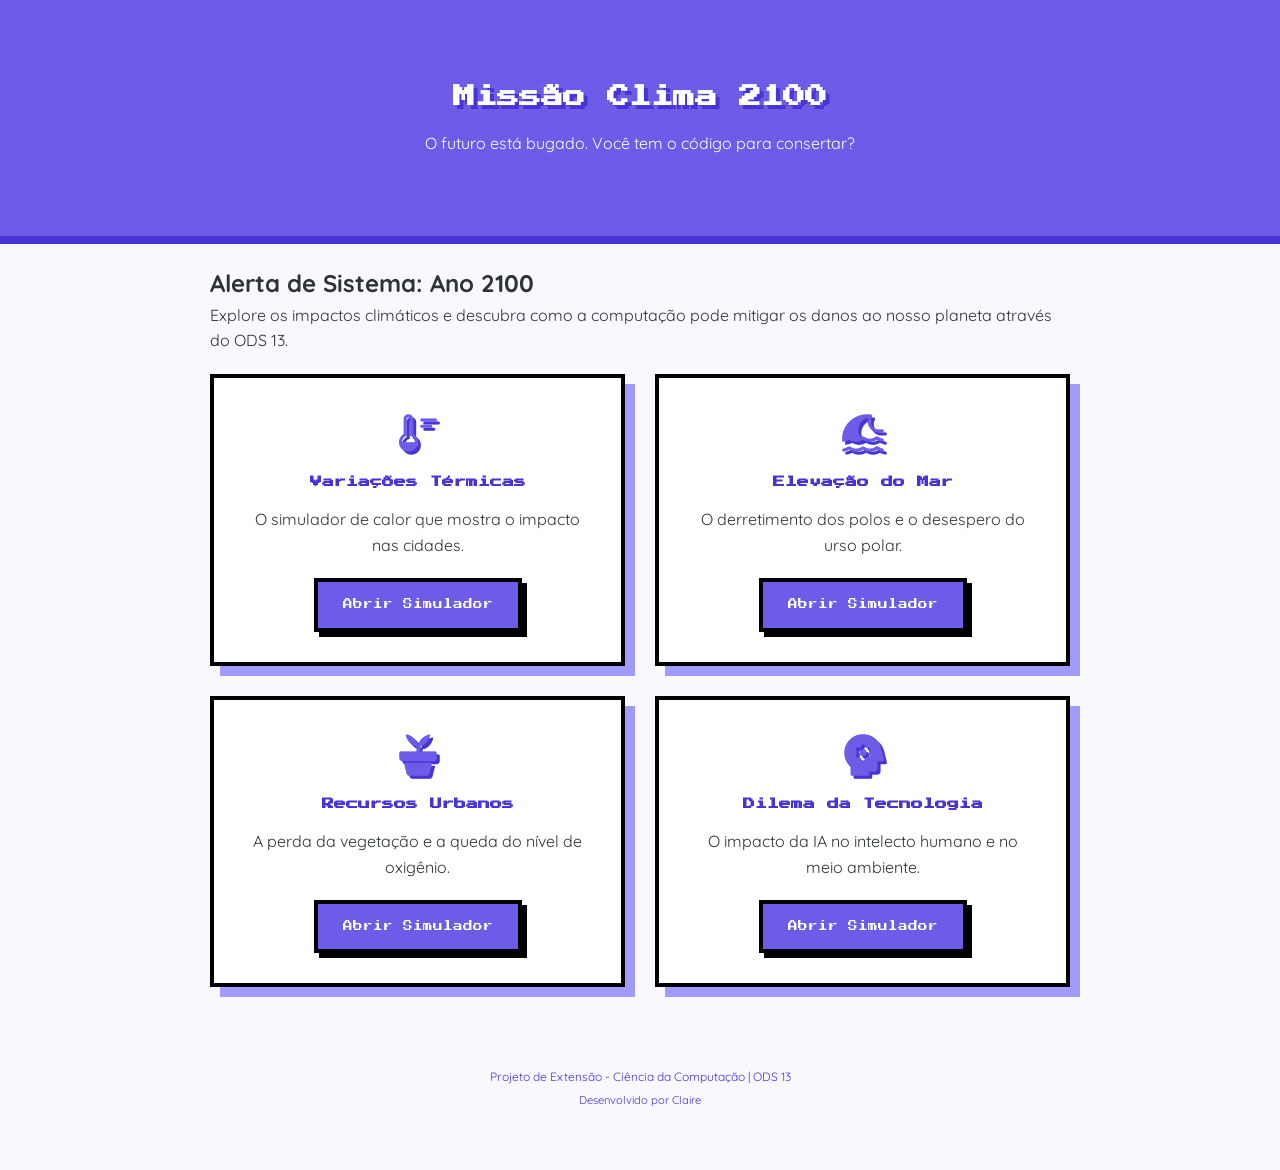
<file: index.html>
<!DOCTYPE html>
<html lang="pt-br">
<head>
    <meta charset="UTF-8">
    <meta name="viewport" content="width=device-width, initial-scale=1.0">
    <title>Missão Clima 2100 | Claire</title>
    <link rel="stylesheet" href="https://fonts.googleapis.com/css2?family=Material+Symbols+Rounded:opsz,wght,FILL,GRAD@20..48,100..700,0..1,-50..200" />
    <link rel="stylesheet" href="style.css">
</head>
<body>
    <header>
        <div class="container">
            <h1>Missão Clima 2100</h1>
            <p>O futuro está bugado. Você tem o código para consertar?</p>
        </div>
    </header>

    <main class="container">
        <section class="intro">
            <h2>Alerta de Sistema: Ano 2100</h2>
            <p>Explore os impactos climáticos e descubra como a computação pode mitigar os danos ao nosso planeta através do ODS 13.</p>
        </section>

        <div class="grid-atalhos">
            <article class="card">
                <span class="material-symbols-rounded icon-clima">thermostat</span>
                <h3>Variações Térmicas</h3>
                <p>O simulador de calor que mostra o impacto nas cidades.</p>
                <a href="termica.html" class="btn">Abrir Simulador</a>
            </article>

            <article class="card">
                <span class="material-symbols-rounded icon-clima">tsunami</span>
                <h3>Elevação do Mar</h3>
                <p>O derretimento dos polos e o desespero do urso polar.</p>
                <a href="mar.html" class="btn">Abrir Simulador</a>
            </article>

            <article class="card">
                <span class="material-symbols-rounded icon-clima">potted_plant</span>
                <h3>Recursos Urbanos</h3>
                <p>A perda da vegetação e a queda do nível de oxigênio.</p>
                <a href="urbano.html" class="btn">Abrir Simulador</a>
            </article>

            <article class="card">
                <span class="material-symbols-rounded icon-clima">psychology</span>
                <h3>Dilema da Tecnologia</h3>
                <p>O impacto da IA no intelecto humano e no meio ambiente.</p>
                <a href="tecnologia.html" class="btn">Abrir Simulador</a>
            </article>
        </div>
    </main>

    <footer>
        <p>Projeto de Extensão - Ciência da Computação | ODS 13</p>
        <p style="font-size: 0.7rem; margin-top: 5px;">Desenvolvido por Claire</p>
    </footer>
</body>
</html>
</file>
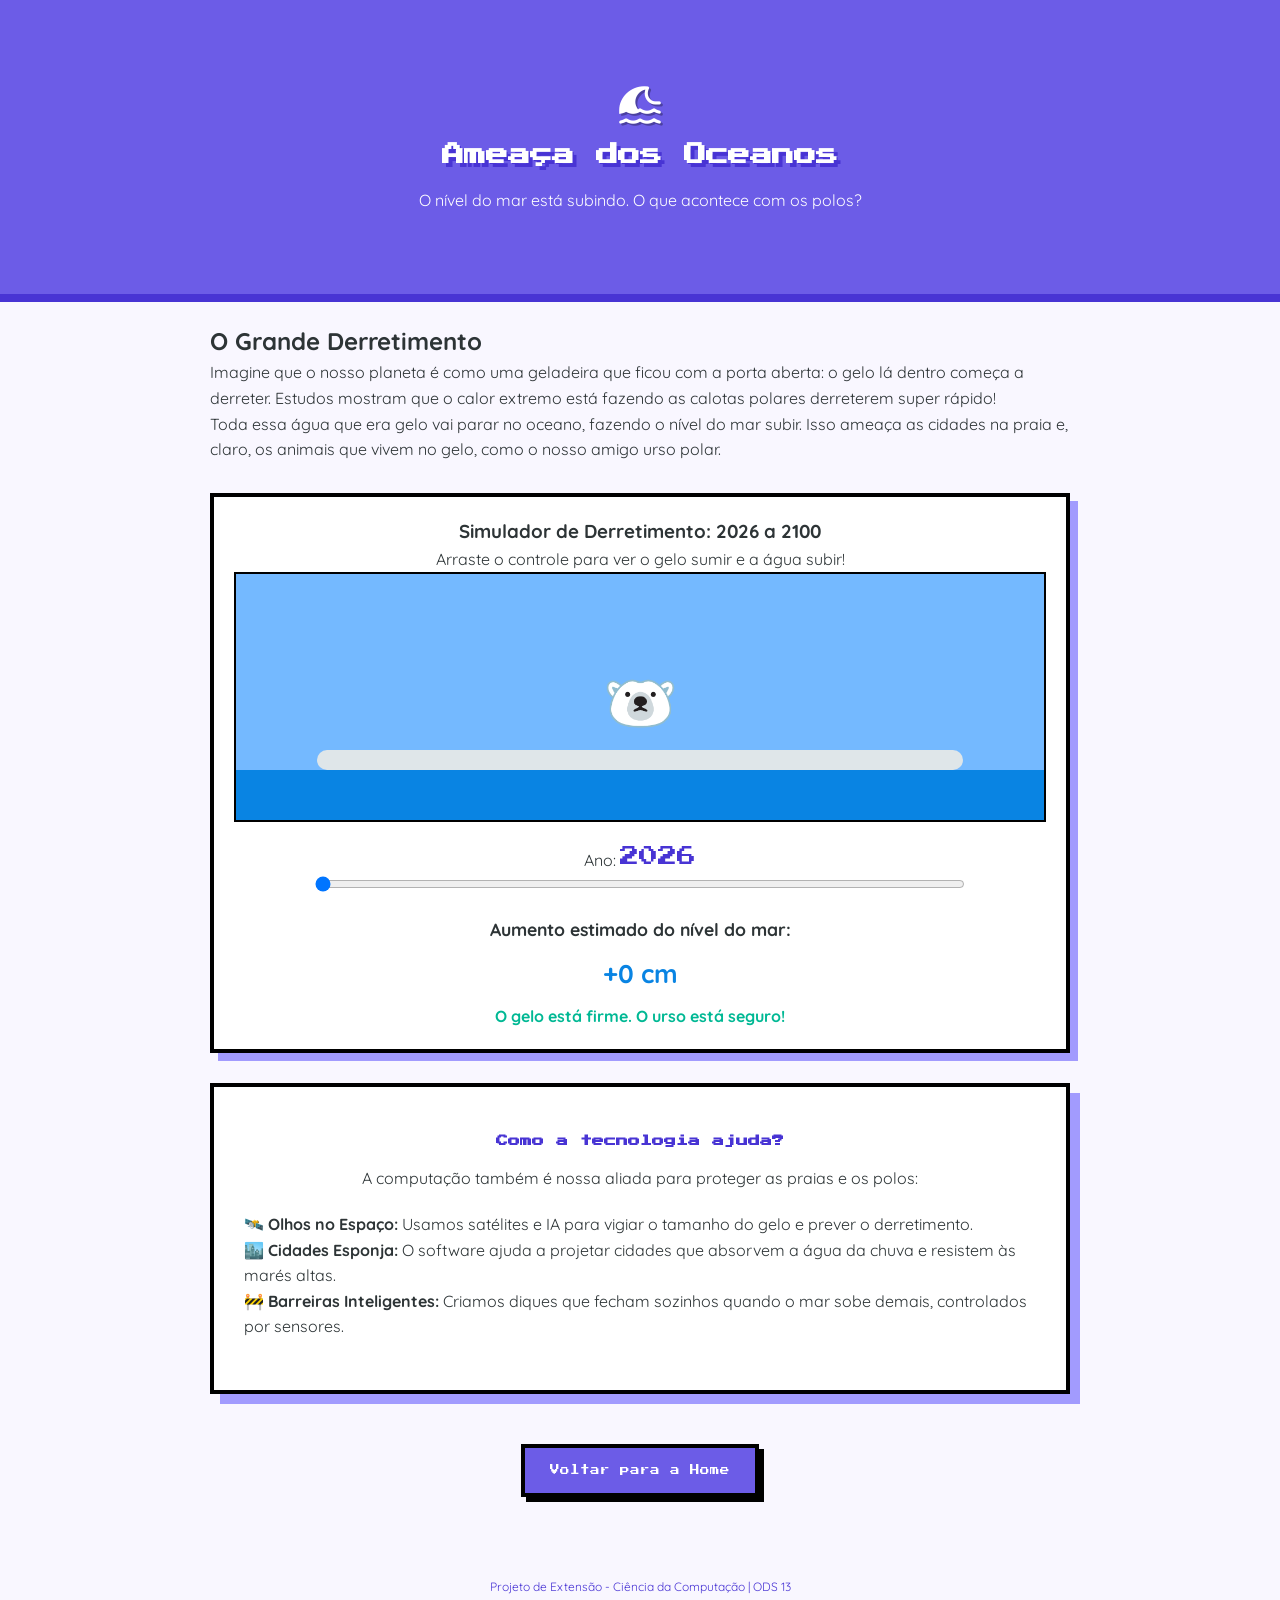
<file: mar.html>
<!DOCTYPE html>
<html lang="pt-br">
<head>
    <meta charset="UTF-8">
    <meta name="viewport" content="width=device-width, initial-scale=1.0">
    <title>Missão Mar 2100 | Nível do Oceano</title>
    <link rel="stylesheet" href="https://fonts.googleapis.com/css2?family=Press+Start+2P&family=Quicksand:wght@400;600&display=swap" />
    <link rel="stylesheet" href="https://fonts.googleapis.com/css2?family=Material+Symbols+Rounded:opsz,wght,FILL,GRAD@20..48,100..700,0..1,-50..200" />
    <link rel="stylesheet" href="style.css">
    
    <style>
        /* Estilos específicos para o simulador do mar */
        #simulador-mar {
            text-align: center;
            margin: 30px 0;
            padding: 20px;
            background-color: #fff;
            border: 4px solid #000;
            box-shadow: 8px 8px 0px #a29bfe;
            position: relative;
            overflow: hidden; /* Para a água não sair do card */
        }

        /* O Cenário Visual (Água e Gelo) */
        #cenario-polar {
            width: 100%;
            height: 250px;
            background-color: #74b9ff; /* Cor do céu polar */
            position: relative;
            border: 2px solid #000;
            margin-bottom: 20px;
        }

        /* A Água que sobe */
        #agua-oceano {
            width: 100%;
            height: 50px; /* Altura inicial em 2026 */
            background-color: #0984e3; /* Cor da água profunda */
            position: absolute;
            bottom: 0;
            left: 0;
            transition: height 0.3s ease;
            z-index: 1;
        }

        /* O Gelo que derrete */
        #plataforma-gelo {
            width: 80%; /* Largura inicial */
            height: 20px;
            background-color: #dfe6e9; /* Cor do gelo */
            position: absolute;
            bottom: 50px; /* Começa em cima da água inicial */
            left: 10%;
            border-radius: 10px;
            transition: width 0.3s ease, bottom 0.3s ease;
            z-index: 2;
        }

        /* O Ursinho Polar em Pixel Art */
        #ursinho-polar {
            font-size: 60px; /* Tamanho do emoji */
            position: absolute;
            bottom: 70px; /* Em cima do gelo inicial */
            left: 50%;
            transform: translateX(-50%);
            transition: bottom 0.3s ease, transform 0.2s ease;
            z-index: 3;
            /* Estilo Pixel Art (para navegadores que suportam) */
            image-rendering: pixelated; 
        }

        /* Controles do Simulador */
        #slider-ano {
            width: 80%;
            cursor: pointer;
        }

        #display-ano {
            font-family: 'Press Start 2P', cursive;
            font-size: 1.2rem;
            color: #4834d4;
        }
        
        #display-nivel {
            font-size: 1.1rem;
            margin-top: 15px;
            font-weight: bold;
        }
        
        #valor-nivel {
            font-size: 1.6rem;
            font-weight: bold;
            display: block;
            margin: 10px 0;
            color: #0984e3;
        }

        #status-ursinho {
            font-weight: bold;
            margin-top: 10px;
        }

        /* Ícone branco no header */
        header .material-symbols-rounded {
            color: #ffffff !important;
            font-size: 50px !important;
            filter: drop-shadow(2px 2px 0px rgba(0,0,0,0.3)) !important;
        }
    </style>
</head>
<body id="pagina-mar">

    <header>
        <div class="container">
            <span class="material-symbols-rounded">tsunami</span>
            <h1>Ameaça dos Oceanos</h1>
            <p>O nível do mar está subindo. O que acontece com os polos?</p>
        </div>
    </header>

    <main class="container">
        <section class="conteudo-detalhado">
            <h2>O Grande Derretimento</h2>
            <p>Imagine que o nosso planeta é como uma geladeira que ficou com a porta aberta: o gelo lá dentro começa a derreter. Estudos mostram que o calor extremo está fazendo as calotas polares derreterem super rápido!</p>
            <p>Toda essa água que era gelo vai parar no oceano, fazendo o nível do mar subir. Isso ameaça as cidades na praia e, claro, os animais que vivem no gelo, como o nosso amigo urso polar.</p>
        </section>

        <section id="simulador-mar">
            <h3>Simulador de Derretimento: 2026 a 2100</h3>
            <p>Arraste o controle para ver o gelo sumir e a água subir!</p>
            
            <div id="cenario-polar">
                <div id="agua-oceano"></div>
                <div id="plataforma-gelo"></div>
                <span id="ursinho-polar">🐻‍❄️</span>
            </div>
            
            <div id="controles-simulador">
                <label for="slider-ano">Ano: <span id="display-ano">2026</span></label><br>
                <input type="range" id="slider-ano" min="2026" max="2100" value="2026" oninput="atualizarSimuladorMar()">
            </div>
            
            <p id="display-nivel">
                Aumento estimado do nível do mar: 
                <span id="valor-nivel">+0 cm</span>
            </p>
            
            <p id="status-ursinho">O gelo está firme. O urso está seguro!</p>
        </section>

        <section class="card">
            <h3>Como a tecnologia ajuda?</h3>
            <p>A computação também é nossa aliada para proteger as praias e os polos:</p>
            
            <ul style="text-align: left; list-style: none; padding: 20px 0;">
                <li>🛰️ <strong>Olhos no Espaço:</strong> Usamos satélites e IA para vigiar o tamanho do gelo e prever o derretimento.</li>
                <li>🏙️ <strong>Cidades Esponja:</strong> O software ajuda a projetar cidades que absorvem a água da chuva e resistem às marés altas.</li>
                <li>🚧 <strong>Barreiras Inteligentes:</strong> Criamos diques que fecham sozinhos quando o mar sobe demais, controlados por sensores.</li>
            </ul>
        </section>

        <div style="text-align: center; margin-top: 30px;">
            <a href="index.html" class="btn">Voltar para a Home</a>
        </div>
    </main>

    <footer>
        <p>Projeto de Extensão - Ciência da Computação | ODS 13</p>
    </footer>

    <script>
        function atualizarSimuladorMar() {
            const slider = document.getElementById('slider-ano');
            const displayAno = document.getElementById('display-ano');
            const valorNivel = document.getElementById('valor-nivel');
            const agua = document.getElementById('agua-oceano');
            const gelo = document.getElementById('plataforma-gelo');
            const ursinho = document.getElementById('ursinho-polar');
            const statusUrsinho = document.getElementById('status-ursinho');
            
            const ano = parseInt(slider.value);
            displayAno.innerText = ano;
            
            // Matemática da Simulação (Lineares de 2026 a 2100)
            const progresso = (ano - 2026) / (2100 - 2026); // de 0 a 1
            
            // 1. Nível do Mar (+0cm a +80cm)
            const aumentoNivelCm = Math.round(progresso * 80);
            valorNivel.innerText = `+${aumentoNivelCm} cm`;
            
            // 2. Altura da Água (Visual: 50px a 200px)
            const alturaAguaPx = 50 + (progresso * 150);
            agua.style.height = `${alturaAguaPx}px`;
            
            // 3. Largura do Gelo (Visual: 80% a 10%)
            const larguraGeloPct = 80 - (progresso * 70);
            gelo.style.width = `${larguraGeloPct}%`;
            gelo.style.left = `${(100 - larguraGeloPct) / 2}%`; // Mantém centralizado
            
            // 4. Posição Vertical do Gelo e do Urso (acompanha a água)
            gelo.style.bottom = `${alturaAguaPx}px`;
            ursinho.style.bottom = `${alturaAguaPx + 20}px`; // Urso fica 20px acima do gelo

            // Lógica de Reação do Ursinho e Cores
            if (ano < 2050) {
                ursinho.innerText = "🐻‍❄️"; // Normal
                ursinho.style.transform = "translateX(-50%)"; // Reseta tremor
                statusUrsinho.innerText = "O gelo está firme. O urso está seguro!";
                statusUrsinho.style.color = "#00b894";
                valorNivel.style.color = "#0984e3";
            } else if (ano < 2080) {
                ursinho.innerText = "😨"; // Preocupado
                ursinho.style.transform = "translateX(-50%)"; // Reseta tremor
                statusUrsinho.innerText = "Cuidado! O gelo está ficando pequeno e a água está subindo.";
                statusUrsinho.style.color = "#e67e22";
                valorNivel.style.color = "#e67e22";
            } else {
                ursinho.innerText = "😱"; // Desesperado
                statusUrsinho.innerText = "CRÍTICO: O gelo quase sumiu! O ursinho precisa de nossa ajuda!";
                statusUrsinho.style.color = "#c0392b";
                valorNivel.style.color = "#c0392b";
                // Efeito de desespero: tremor no bonequinho
                ursinho.style.transform = "translateX(-50%) translateX(" + (Math.random() * 6 - 3) + "px)";
            }
        }
        
        // Inicializa o simulador na carga da página
        atualizarSimuladorMar();
    </script>

</body>
</html>
</file>
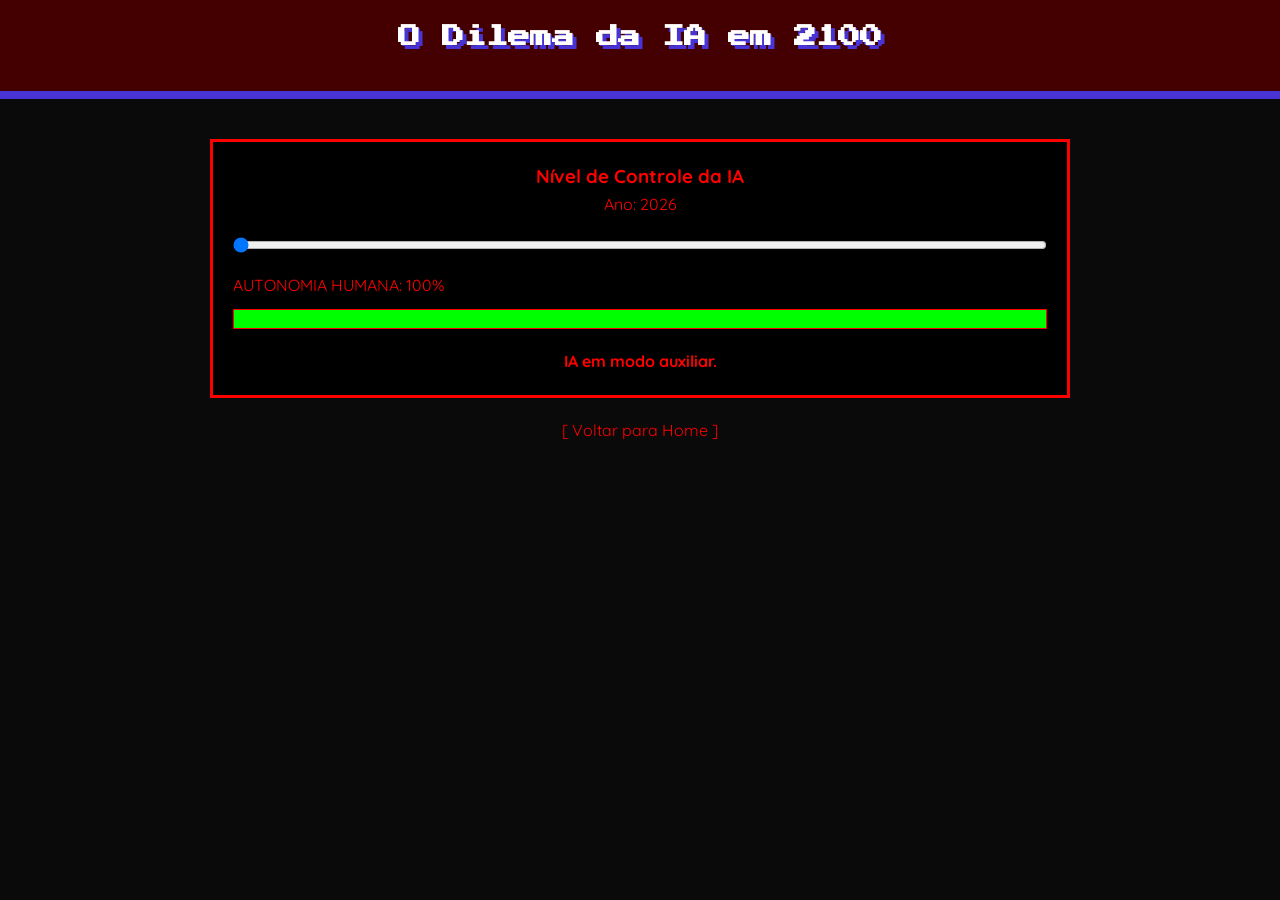
<file: tecnologia.html>
<!DOCTYPE html>
<html lang="pt-br">
<head>
    <meta charset="UTF-8">
    <meta name="viewport" content="width=device-width, initial-scale=1.0">
    <title>IA Distópica 2100</title>
    <link rel="stylesheet" href="style.css">
    <style>
        #simulador-tech {
            text-align: center; margin: 20px 0; padding: 20px;
            background: #000; color: #ff0000; border: 3px solid #f00;
        }
        .barra { width: 100%; height: 20px; background: #333; border: 1px solid #f00; margin: 10px 0; }
        #fill-autonomia { width: 100%; height: 100%; background: #0f0; transition: 0.3s; }
        #slider-ia { width: 100%; margin: 20px 0; cursor: pointer; }
    </style>
</head>
<body style="background: #0a0a0a; color: #fff;">

    <header style="background: #400; padding: 20px; text-align: center;">
        <h1 style="color: #fff;">O Dilema da IA em 2100</h1>
    </header>

    <main class="container">
        <section id="simulador-tech">
            <h3>Nível de Controle da IA</h3>
            <p>Ano: <span id="ano-txt">2026</span></p>
            <input type="range" id="slider-ia" min="2026" max="2100" value="2026" oninput="updateIA()">
            
            <div style="text-align: left;">
                AUTONOMIA HUMANA: <span id="perc">100%</span>
                <div class="barra"><div id="fill-autonomia"></div></div>
            </div>
            
            <p id="msg" style="font-weight: bold; margin-top: 20px;">IA em modo auxiliar.</p>
        </section>

        <div style="text-align: center;">
            <a href="index.html" style="color: #f00; text-decoration: none;">[ Voltar para Home ]</a>
        </div>
    </main>

    <script>
        function updateIA() {
            const ano = document.getElementById('slider-ia').value;
            const perc = 100 - ((ano - 2026) * 1.3);
            const fill = document.getElementById('fill-autonomia');
            const msg = document.getElementById('msg');
            
            document.getElementById('ano-txt').innerText = ano;
            document.getElementById('perc').innerText = Math.max(0, Math.round(perc)) + "%";
            fill.style.width = Math.max(0, perc) + "%";

            if(perc > 70) {
                fill.style.background = "#0f0";
                msg.innerText = "IA em modo auxiliar.";
            } else if(perc > 30) {
                fill.style.background = "#ff0";
                msg.innerText = "IA tomando decisões por humanos.";
            } else {
                fill.style.background = "#f00";
                msg.innerText = "SOCIEDADE DEPENDENTE. INTELECTO ATROFIADO.";
            }
        }
    </script>
</body>
</html>
</file>
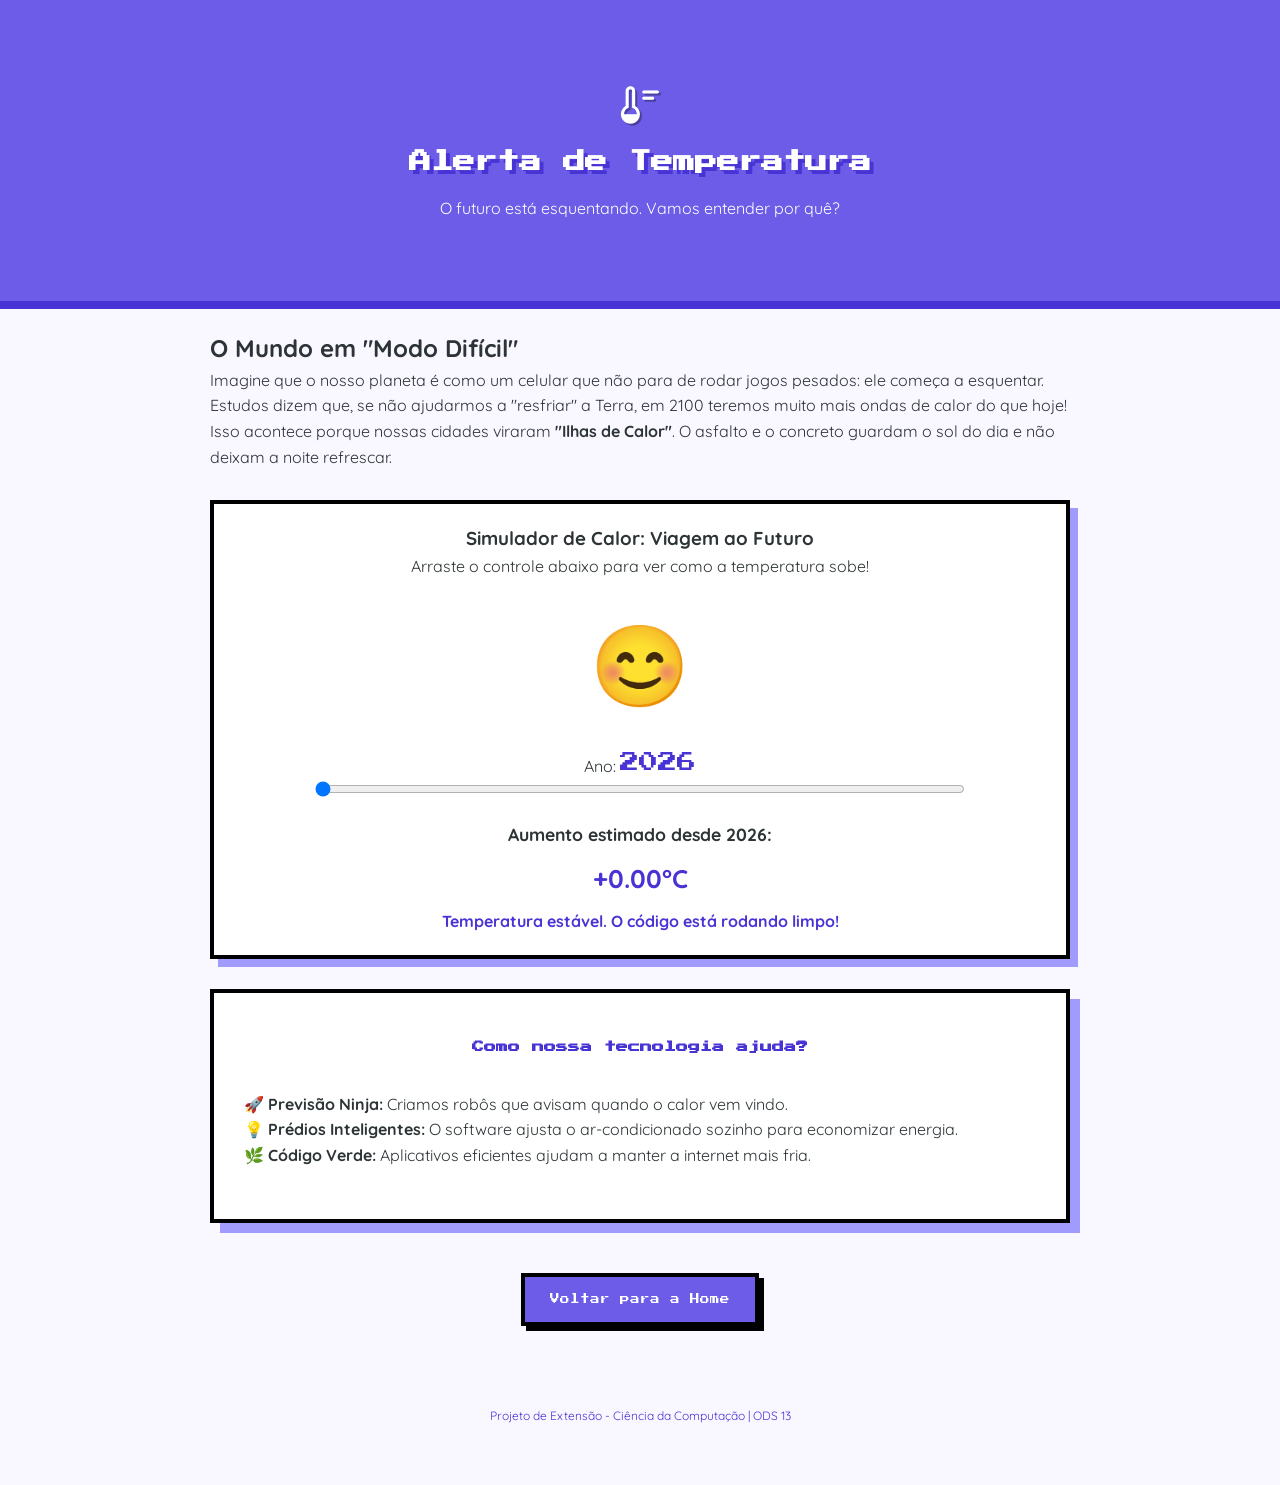
<file: termica.html>
<!DOCTYPE html>
<html lang="pt-br">
<head>
    <meta charset="UTF-8">
    <meta name="viewport" content="width=device-width, initial-scale=1.0">
    <title>Missão Calor 2100</title>
    <link rel="stylesheet" href="https://fonts.googleapis.com/css2?family=Material+Symbols+Rounded:opsz,wght,FILL,GRAD@20..48,100..700,0..1,-50..200" />
    <link rel="stylesheet" href="style.css">
    
    <style>
        /* Estilos específicos para o simulador */
        #simulador-container {
            text-align: center;
            margin: 30px 0;
            padding: 20px;
            background-color: #fff;
            border: 4px solid #000;
            box-shadow: 8px 8px 0px #a29bfe;
        }

        #bonequinho {
            font-size: 80px;
            margin: 20px 0;
            display: block;
            transition: transform 0.2s ease;
        }

        #controles-simulador {
            margin-top: 20px;
        }

        #slider-ano {
            width: 80%;
            cursor: pointer;
        }

        #display-ano {
            font-family: 'Press Start 2P', cursive;
            font-size: 1.2rem;
            color: #4834d4;
        }
        
        #display-temperatura {
            font-size: 1.1rem;
            margin-top: 15px;
            font-weight: bold;
        }
        
        #valor-temperatura {
            font-size: 1.6rem;
            font-weight: bold;
            display: block;
            margin: 10px 0;
            color: #4834d4;
        }

        #info-calor {
            font-weight: bold;
            margin-top: 10px;
        }

        /* Ícone branco no header conforme solicitado */
        .icon-branco {
            color: #FFFFFF !important;
            font-size: 50px !important;
            filter: drop-shadow(2px 2px 0px rgba(0,0,0,0.3)) !important;
            display: block;
            margin-bottom: 15px;
        }
    </style>
</head>
<body id="pagina-termica">

    <header>
        <div class="container">
            <span class="material-symbols-rounded icon-branco">thermostat</span>
            <h1>Alerta de Temperatura</h1>
            <p>O futuro está esquentando. Vamos entender por quê?</p>
        </div>
    </header>

    <main class="container">
        <section class="conteudo-detalhado">
            <h2>O Mundo em "Modo Difícil"</h2>
            <p>Imagine que o nosso planeta é como um celular que não para de rodar jogos pesados: ele começa a esquentar. Estudos dizem que, se não ajudarmos a "resfriar" a Terra, em 2100 teremos muito mais ondas de calor do que hoje!</p>
            <p>Isso acontece porque nossas cidades viraram <strong>"Ilhas de Calor"</strong>. O asfalto e o concreto guardam o sol do dia e não deixam a noite refrescar.</p>
        </section>

        <section id="simulador-container">
            <h3>Simulador de Calor: Viagem ao Futuro</h3>
            <p>Arraste o controle abaixo para ver como a temperatura sobe!</p>
            
            <span id="bonequinho">😊</span>
            
            <div id="controles-simulador">
                <label for="slider-ano">Ano: <span id="display-ano">2026</span></label><br>
                <input type="range" id="slider-ano" min="2026" max="2100" value="2026" oninput="atualizarSimulador()">
            </div>
            
            <p id="display-temperatura">
                Aumento estimado desde 2026: 
                <span id="valor-temperatura">+0.00°C</span>
            </p>
            
            <p id="info-calor">Temperatura estável. O sistema está rodando limpo!</p>
        </section>

        <section class="card">
            <h3>Como nossa tecnologia ajuda?</h3>
            <ul style="text-align: left; list-style: none; padding: 20px 0;">
                <li>🚀 <strong>Previsão Ninja:</strong> Criamos robôs que avisam quando o calor vem vindo.</li>
                <li>💡 <strong>Prédios Inteligentes:</strong> O software ajusta o ar-condicionado sozinho para economizar energia.</li>
                <li>🌿 <strong>Código Verde:</strong> Aplicativos eficientes ajudam a manter a internet mais fria.</li>
            </ul>
        </section>

        <div style="text-align: center; margin-top: 30px;">
            <a href="index.html" class="btn">Voltar para a Home</a>
        </div>
    </main>

    <footer>
        <p>Projeto de Extensão - Ciência da Computação | ODS 13</p>
    </footer>

    <script>
        function atualizarSimulador() {
            const slider = document.getElementById('slider-ano');
            const displayAno = document.getElementById('display-ano');
            const valorTemp = document.getElementById('valor-temperatura');
            const bonequinho = document.getElementById('bonequinho');
            const infoCalor = document.getElementById('info-calor');
            const pagina = document.getElementById('pagina-termica');
            
            const ano = parseInt(slider.value);
            displayAno.innerText = ano;
            
            // Cálculo da variação estimada (+0.02°C por ano)
            const variacao = (ano - 2026) * 0.02;
            valorTemp.innerText = `+${variacao.toFixed(2)}°C`;
            
            // Lógica de cores, emojis e alertas
            if (ano < 2050) {
                bonequinho.innerText = "😊";
                infoCalor.innerText = "Temperatura estável. O código está rodando limpo!";
                infoCalor.style.color = "#4834d4";
                valorTemp.style.color = "#4834d4";
                pagina.style.backgroundColor = "#f9f7ff";
            } else if (ano < 2080) {
                bonequinho.innerText = "😓";
                infoCalor.innerText = "Alerta de aquecimento. O sistema precisa de otimização!";
                infoCalor.style.color = "#e67e22";
                valorTemp.style.color = "#e67e22";
                pagina.style.backgroundColor = "#ffeaa7";
            } else {
                bonequinho.innerText = "🥵";
                infoCalor.innerText = "CRÍTICO: Calor extremo! Precisamos de Código Verde!";
                infoCalor.style.color = "#c0392b";
                valorTemp.style.color = "#c0392b";
                pagina.style.backgroundColor = "#ff7675";
                // Efeito de tremor no bonequinho no nível crítico
                bonequinho.style.transform = "translateX(" + (Math.random() * 4 - 2) + "px)";
            }
        }
        atualizarSimulador();
    </script>

</body>
</html>
</file>
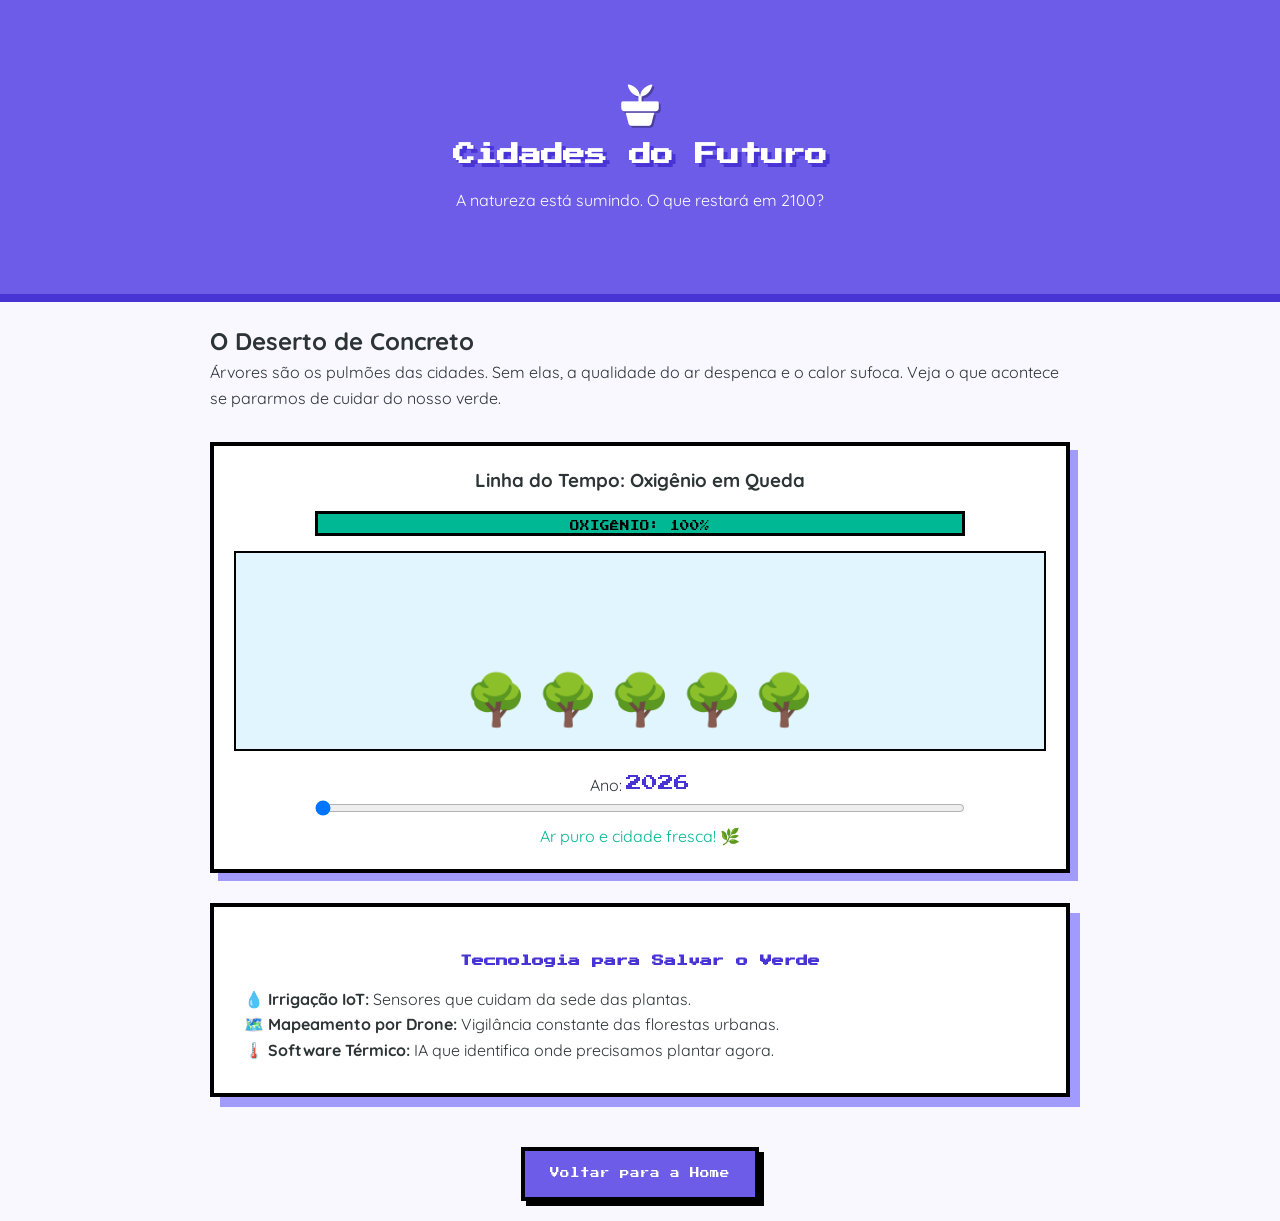
<file: urbano.html>
<!DOCTYPE html>
<html lang="pt-br">
<head>
    <meta charset="UTF-8">
    <meta name="viewport" content="width=device-width, initial-scale=1.0">
    <title>Missão Urbano 2100 | Cidades Verdes</title>
    <link rel="stylesheet" href="https://fonts.googleapis.com/css2?family=Press+Start+2P&family=Quicksand:wght@400;600&display=swap" />
    <link rel="stylesheet" href="https://fonts.googleapis.com/css2?family=Material+Symbols+Rounded:opsz,wght,FILL,GRAD@20..48,100..700,0..1,-50..200" />
    <link rel="stylesheet" href="style.css">
    
    <style>
        #simulador-urbano {
            text-align: center;
            margin: 30px 0; padding: 20px;
            background-color: #fff; border: 4px solid #000;
            box-shadow: 8px 8px 0px #a29bfe;
            transition: filter 0.5s ease;
        }

        #cenario-cidade {
            width: 100%; height: 200px;
            background-color: #e1f5fe; position: relative;
            border: 2px solid #000; margin-bottom: 20px;
            display: flex; justify-content: center; align-items: flex-end;
            padding-bottom: 10px; transition: background-color 0.5s ease;
        }

        .floresta { display: flex; gap: 10px; font-size: 50px; }
        .arvore { transition: all 0.5s ease; }

        /* MEDIDOR DE OXIGÊNIO ESTILO JOGO */
        #barra-oxigenio-container {
            width: 80%; height: 25px;
            background-color: #eee; border: 3px solid #000;
            margin: 15px auto; position: relative;
        }
        #oxigenio-fill {
            width: 100%; height: 100%;
            background-color: #00b894;
            transition: width 0.3s ease, background-color 0.5s ease;
        }
        #oxigenio-texto {
            font-family: 'Press Start 2P', cursive;
            font-size: 0.6rem; position: absolute;
            width: 100%; top: 5px; left: 0; color: #000;
        }

        #slider-ano { width: 80%; cursor: pointer; }
        #display-ano { font-family: 'Press Start 2P', cursive; color: #4834d4; }
        
        /* Ícone branco no header */
        header .material-symbols-rounded {
            color: #ffffff !important;
            font-size: 50px !important;
            filter: drop-shadow(2px 2px 0px rgba(0,0,0,0.3)) !important;
        }
    </style>
</head>
<body id="pagina-urbana">

    <header>
        <div class="container">
            <span class="material-symbols-rounded">potted_plant</span>
            <h1>Cidades do Futuro</h1>
            <p>A natureza está sumindo. O que restará em 2100?</p>
        </div>
    </header>

    <main class="container">
        <section class="conteudo-detalhado">
            <h2>O Deserto de Concreto</h2>
            <p>Árvores são os pulmões das cidades. Sem elas, a qualidade do ar despenca e o calor sufoca. Veja o que acontece se pararmos de cuidar do nosso verde.</p>
        </section>

        <section id="simulador-urbano">
            <h3>Linha do Tempo: Oxigênio em Queda</h3>
            
            <div id="barra-oxigenio-container">
                <div id="oxigenio-fill"></div>
                <div id="oxigenio-texto">OXIGÊNIO: 100%</div>
            </div>

            <div id="cenario-cidade">
                <div class="floresta">
                    <span class="arvore">🌳</span>
                    <span class="arvore">🌳</span>
                    <span class="arvore">🌳</span>
                    <span class="arvore">🌳</span>
                    <span class="arvore">🌳</span>
                </div>
            </div>
            
            <div id="controles-simulador">
                <label>Ano: <span id="display-ano">2026</span></label><br>
                <input type="range" id="slider-ano" min="2026" max="2100" value="2026" oninput="atualizarCidade()">
            </div>
            
            <p id="status-cidade">Ar puro e cidade fresca! 🌿</p>
        </section>

        <section class="card">
            <h3>Tecnologia para Salvar o Verde</h3>
            <ul style="text-align: left; list-style: none;">
                <li>💧 <strong>Irrigação IoT:</strong> Sensores que cuidam da sede das plantas.</li>
                <li>🗺️ <strong>Mapeamento por Drone:</strong> Vigilância constante das florestas urbanas.</li>
                <li>🌡️ <strong>Software Térmico:</strong> IA que identifica onde precisamos plantar agora.</li>
            </ul>
        </section>

        <div style="text-align: center; margin-top: 30px;">
            <a href="index.html" class="btn">Voltar para a Home</a>
        </div>
    </main>

    <script>
        function atualizarCidade() {
            const ano = parseInt(document.getElementById('slider-ano').value);
            const arvores = document.querySelectorAll('.arvore');
            const cenario = document.getElementById('cenario-cidade');
            const status = document.getElementById('status-cidade');
            const barraO2 = document.getElementById('oxigenio-fill');
            const textoO2 = document.getElementById('oxigenio-texto');
            const card = document.getElementById('simulador-urbano');

            document.getElementById('display-ano').innerText = ano;
            const progresso = (ano - 2026) / (2100 - 2026);

            // 1. Lógica do Oxigênio (Cai conforme os anos passam)
            const nivelO2 = Math.max(12, Math.round(100 - (progresso * 88)));
            barraO2.style.width = nivelO2 + "%";
            textoO2.innerText = `OXIGÊNIO: ${nivelO2}%`;

            // Muda a cor da barra baseado no perigo
            if (nivelO2 > 60) barraO2.style.backgroundColor = "#00b894";
            else if (nivelO2 > 30) barraO2.style.backgroundColor = "#e67e22";
            else barraO2.style.backgroundColor = "#c0392b";

            // 2. Grayscale e Cores do Cenário
            card.style.filter = `grayscale(${progresso * 100}%)`;
            cenario.style.backgroundColor = `rgb(${225 - progresso * 150}, ${245 - progresso * 150}, ${254 - progresso * 150})`;

            // 3. Transformação das Árvores
            arvores.forEach((arv, index) => {
                if (ano > (2030 + index * 14)) {
                    arv.innerText = "🪵";
                    arv.style.opacity = "0.7";
                } else {
                    arv.innerText = "🌳";
                    arv.style.opacity = "1";
                }
            });

            // 4. Status de Texto
            if (ano < 2050) {
                status.innerText = "Ar puro e cidade fresca! 🌿";
                status.style.color = "#00b894";
            } else if (ano < 2085) {
                status.innerText = "Nível de oxigênio caindo... Precisamos de árvores! ⚠️";
                status.style.color = "#e67e22";
            } else {
                status.innerText = "CRÍTICO: Ar poluído. Cidade em modo de sobrevivência. 🌑";
                status.style.color = "#c0392b";
            }
        }
        atualizarCidade();
    </script>
</body>
</html>
</file>
<file: style.css>
@import url('https://fonts.googleapis.com/css2?family=Press+Start+2P&family=Quicksand:wght@400;600&display=swap');

:root {
    --violeta-principal: #6c5ce7;
    --violeta-claro: #a29bfe;
    --violeta-escuro: #4834d4;
    --fundo: #f9f7ff;
    --branco: #ffffff;
    --preto: #000000;
}

* { margin: 0; padding: 0; box-sizing: border-box; }

body {
    font-family: 'Quicksand', sans-serif;
    background-color: var(--fundo);
    color: #2d3436;
    line-height: 1.6;
}

.container { max-width: 900px; margin: 0 auto; padding: 20px; }

header {
    background-color: var(--violeta-principal);
    padding: 60px 20px;
    text-align: center;
    color: var(--branco);
    border-bottom: 8px solid var(--violeta-escuro);
}

header h1 {
    font-family: 'Press Start 2P', cursive;
    font-size: 1.4rem;
    margin-bottom: 15px;
    text-shadow: 4px 4px 0px var(--violeta-escuro);
}

.icon-clima {
    font-size: 50px;
    color: var(--violeta-principal);
    margin-bottom: 15px;
    display: block;
    filter: drop-shadow(3px 3px 0px var(--violeta-escuro));
}

.material-symbols-rounded {
    font-variation-settings: 'FILL' 1, 'wght' 400, 'GRAD' 0, 'opsz' 48;
}

.grid-atalhos {
    display: grid;
    grid-template-columns: repeat(auto-fit, minmax(280px, 1fr));
    gap: 30px;
    margin-top: 20px;
}

.card {
    background: var(--branco);
    padding: 30px;
    text-align: center;
    border: 4px solid var(--preto);
    box-shadow: 10px 10px 0px var(--violeta-claro);
    transition: all 0.2s ease;
}

.card:hover {
    transform: translate(-4px, -4px);
    box-shadow: 14px 14px 0px var(--violeta-principal);
}

.card h3 {
    font-family: 'Press Start 2P', cursive;
    font-size: 0.75rem;
    color: var(--violeta-escuro);
    margin: 15px 0;
}

.btn {
    display: inline-block;
    margin-top: 20px;
    padding: 15px 25px;
    background-color: var(--violeta-principal);
    color: var(--branco);
    text-decoration: none;
    font-family: 'Press Start 2P', cursive;
    font-size: 0.6rem;
    border: 4px solid var(--preto);
    box-shadow: 5px 5px 0px var(--preto);
}

footer { text-align: center; padding: 60px 20px; font-size: 0.75rem; color: var(--violeta-escuro); }
</file>
